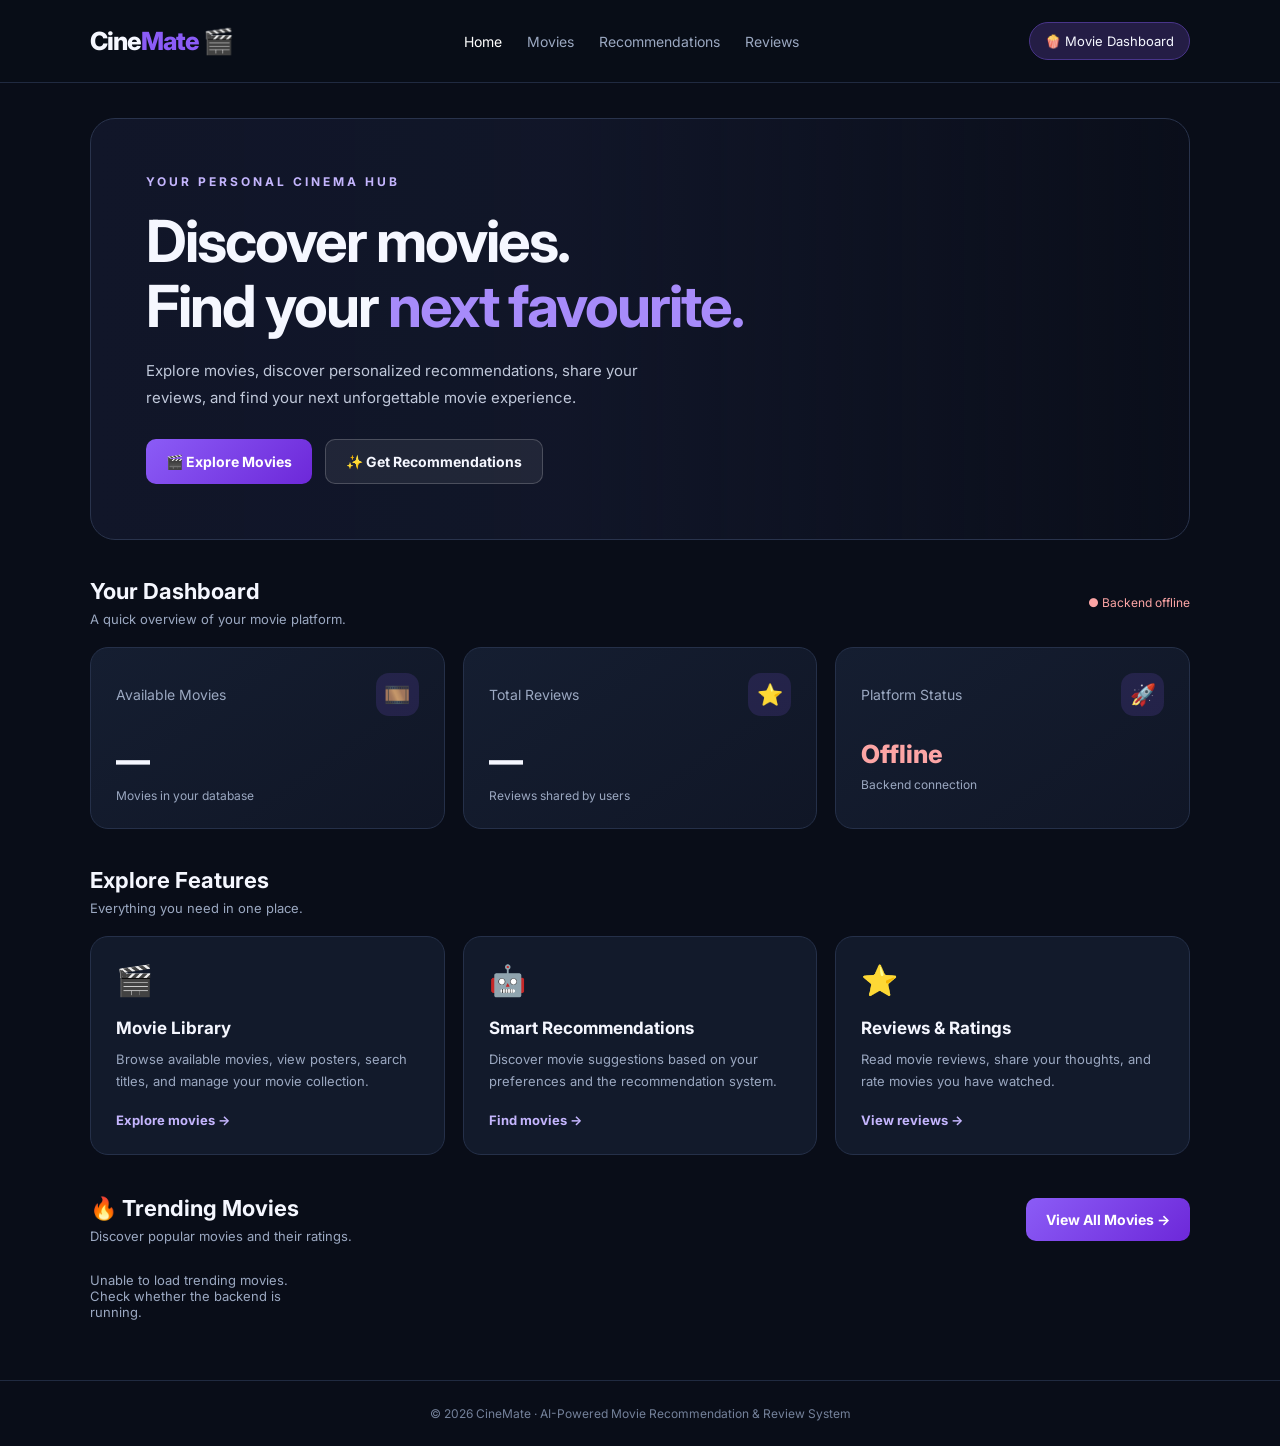
<file: frontend/index.html>
<!DOCTYPE html>
<html lang="en">
<head>
    <meta charset="UTF-8">
    <meta name="viewport" content="width=device-width, initial-scale=1.0">
    <title>CineMate | Movie Dashboard</title>

    <style>
        @import url('https://fonts.googleapis.com/css2?family=Inter:wght@400;500;600;700;800&display=swap');

        :root {
            --bg: #090d18;
            --panel: #121a2b;
            --text: #f5f7ff;
            --muted: #9ba8c1;
            --accent: #8b5cf6;
            --cyan: #22d3ee;
        }

        * {
            box-sizing: border-box;
            margin: 0;
            padding: 0;
        }

        body {
            background: var(--bg);
            color: var(--text);
            font-family: 'Inter', Arial, sans-serif;
            min-height: 100vh;
        }

        a {
            text-decoration: none;
            color: inherit;
        }

        .navbar {
            display: flex;
            justify-content: space-between;
            align-items: center;
            gap: 20px;
            padding: 22px 7%;
            border-bottom: 1px solid #202a40;
            background: rgba(9, 13, 24, 0.95);
            flex-wrap: wrap;
        }

        .logo {
            font-size: 25px;
            font-weight: 800;
            letter-spacing: -1px;
        }

        .logo span {
            color: var(--accent);
        }

        .nav-links {
            display: flex;
            gap: 25px;
            align-items: center;
            flex-wrap: wrap;
        }

        .nav-links a {
            color: var(--muted);
            font-size: 14px;
            transition: 0.2s;
        }

        .nav-links a:hover,
        .nav-links a.active {
            color: white;
        }

        .profile {
            background: #241d45;
            border: 1px solid #49358a;
            padding: 10px 15px;
            border-radius: 30px;
            font-size: 13px;
        }

        main {
            width: 86%;
            max-width: 1450px;
            margin: 35px auto 60px;
        }

        .hero {
            position: relative;
            overflow: hidden;
            min-height: 370px;
            display: flex;
            align-items: center;
            border-radius: 25px;
            padding: 55px;
            background:
                linear-gradient(90deg, #111629 0%, #111629ee 43%, #11162922 100%),
                url('https://images.unsplash.com/photo-1489599849927-2ee91cede3ba?auto=format&fit=crop&w=1800&q=85')
                center/cover;
            border: 1px solid #29334c;
        }

        .hero-content {
            max-width: 600px;
            position: relative;
            z-index: 1;
        }

        .eyebrow {
            color: #c4b5fd;
            text-transform: uppercase;
            letter-spacing: 3px;
            font-size: 12px;
            font-weight: 700;
            margin-bottom: 20px;
        }

        .hero h1 {
            font-size: clamp(35px, 5vw, 58px);
            line-height: 1.12;
            margin-bottom: 18px;
            letter-spacing: -2px;
        }

        .hero h1 span {
            color: #a78bfa;
        }

        .hero p {
            color: #c0c8da;
            line-height: 1.8;
            max-width: 500px;
            font-size: 15px;
            margin-bottom: 28px;
        }

        .buttons {
            display: flex;
            flex-wrap: wrap;
            gap: 13px;
        }

        .btn {
            display: inline-flex;
            justify-content: center;
            align-items: center;
            padding: 13px 20px;
            border-radius: 10px;
            font-size: 14px;
            font-weight: 700;
            transition: 0.2s;
        }

        .btn-primary {
            background: linear-gradient(135deg, #8b5cf6, #6d28d9);
            color: white;
        }

        .btn-secondary {
            background: #ffffff12;
            border: 1px solid #ffffff30;
        }

        .btn:hover {
            transform: translateY(-2px);
            filter: brightness(1.15);
        }

        .section-heading {
            display: flex;
            justify-content: space-between;
            align-items: center;
            gap: 15px;
            margin: 38px 0 20px;
        }

        .section-heading h2 {
            font-size: 22px;
        }

        .section-heading p {
            color: var(--muted);
            font-size: 13px;
            margin-top: 7px;
        }

        .status {
            font-size: 12px;
            color: #86efac;
        }

        .stats-grid {
            display: grid;
            grid-template-columns: repeat(3, minmax(0, 1fr));
            gap: 18px;
        }

        .stat-card {
            padding: 25px;
            border: 1px solid #253049;
            border-radius: 18px;
            background: linear-gradient(145deg, #151e31, #101626);
            transition: 0.25s;
        }

        .stat-card:hover {
            transform: translateY(-4px);
            border-color: #7655cb;
        }

        .stat-top {
            display: flex;
            align-items: center;
            justify-content: space-between;
            gap: 10px;
            color: var(--muted);
            font-size: 14px;
        }

        .stat-icon {
            display: grid;
            place-items: center;
            width: 43px;
            height: 43px;
            border-radius: 13px;
            background: #8b5cf626;
            font-size: 21px;
        }

        .stat-number {
            font-size: 34px;
            font-weight: 800;
            margin-top: 23px;
        }

        .stat-note {
            color: var(--muted);
            font-size: 12px;
            margin-top: 8px;
        }

        .features-grid {
            display: grid;
            grid-template-columns: repeat(3, minmax(0, 1fr));
            gap: 18px;
        }

        .feature-card {
            display: block;
            padding: 25px;
            border-radius: 18px;
            border: 1px solid #253049;
            background: var(--panel);
            transition: 0.25s;
        }

        .feature-card:hover {
            transform: translateY(-5px);
            border-color: var(--accent);
            background: #192239;
        }

        .feature-icon {
            font-size: 30px;
            margin-bottom: 20px;
        }

        .feature-card h3 {
            font-size: 17px;
            margin-bottom: 10px;
        }

        .feature-card p {
            color: var(--muted);
            font-size: 13px;
            line-height: 1.7;
            min-height: 44px;
        }

        .feature-link {
            display: inline-block;
            margin-top: 20px;
            color: #c4b5fd;
            font-size: 13px;
            font-weight: 700;
        }

        .footer {
            text-align: center;
            color: #74819a;
            border-top: 1px solid #202a40;
            padding: 25px 10px;
            font-size: 12px;
        }

        @media (max-width: 850px) {
            main {
                width: 92%;
            }

            .navbar {
                padding: 20px 4%;
            }

            .hero {
                padding: 35px;
            }

            .stats-grid,
            .features-grid {
                grid-template-columns: repeat(2, minmax(0, 1fr));
            }
        }

        @media (max-width: 560px) {
            .navbar {
                align-items: flex-start;
            }

            .nav-links {
                gap: 15px;
            }

            .profile {
                display: none;
            }

            .hero {
                padding: 28px 22px;
                min-height: 380px;
            }

            .hero h1 {
                letter-spacing: -1px;
            }

            .stats-grid,
            .features-grid {
                grid-template-columns: 1fr;
            }

            .section-heading {
                align-items: flex-start;
                flex-direction: column;
            }
        }
        
.trending-section {
    margin-top: 40px;
}

.trending-grid {
    display: grid;
    grid-template-columns: repeat(auto-fill, minmax(170px, 1fr));
    gap: 20px;
}

.trending-card {
    overflow: hidden;
    background: #121a2b;
    border: 1px solid #29334c;
    border-radius: 15px;
    transition: transform 0.2s ease;
}

.trending-card:hover {
    transform: translateY(-5px);
}

.trending-poster {
    display: block;
    width: 100%;
    aspect-ratio: 2 / 3;
    object-fit: cover;
    background: #202a40;
}

.trending-info {
    padding: 14px;
}

.trending-info h3 {
    font-size: 15px;
    margin-bottom: 9px;
}

.trending-rating {
    color: #fbbf24;
    font-size: 13px;
}

.trending-year,
.trending-message {
    color: #9ba8c1;
    font-size: 13px;
    margin-top: 8px;
}

@media (max-width: 560px) {
    .trending-grid {
        grid-template-columns: repeat(2, minmax(0, 1fr));
    }
}

    </style>
</head>

<body>

    <header class="navbar">
        <a href="index.html" class="logo">Cine<span>Mate</span> 🎬</a>

        <nav class="nav-links">
            <a href="index.html" class="active">Home</a>
            <a href="movies.html">Movies</a>
            <a href="recommendations.html">Recommendations</a>
            <a href="reviews.html">Reviews</a>
        </nav>

        <div class="profile">🍿 Movie Dashboard</div>
    </header>

    <main>
        <section class="hero">
            <div class="hero-content">
                <div class="eyebrow">Your personal cinema hub</div>

                <h1>Discover movies.<br>
                    Find your <span>next favourite.</span>
                </h1>

                <p>
                    Explore movies, discover personalized recommendations,
                    share your reviews, and find your next unforgettable
                    movie experience.
                </p>

                <div class="buttons">
                    <a href="movies.html" class="btn btn-primary">
                        🎬 Explore Movies
                    </a>

                    <a href="recommendations.html" class="btn btn-secondary">
                        ✨ Get Recommendations
                    </a>
                </div>
            </div>
        </section>

        <section>
            <div class="section-heading">
                <div>
                    <h2>Your Dashboard</h2>
                    <p>A quick overview of your movie platform.</p>
                </div>

                <span class="status" id="connectionStatus">
                    ● Connecting...
                </span>
            </div>

            <div class="stats-grid">
                <div class="stat-card">
                    <div class="stat-top">
                        <span>Available Movies</span>
                        <div class="stat-icon">🎞️</div>
                    </div>
                    <div class="stat-number" id="movieCount">—</div>
                    <div class="stat-note">Movies in your database</div>
                </div>

                <div class="stat-card">
                    <div class="stat-top">
                        <span>Total Reviews</span>
                        <div class="stat-icon">⭐</div>
                    </div>
                    <div class="stat-number" id="reviewCount">—</div>
                    <div class="stat-note">Reviews shared by users</div>
                </div>

                <div class="stat-card">
                    <div class="stat-top">
                        <span>Platform Status</span>
                        <div class="stat-icon">🚀</div>
                    </div>
                    <div class="stat-number" id="platformStatus"
                         style="font-size: 25px;">Checking</div>
                    <div class="stat-note">Backend connection</div>
                </div>
            </div>
        </section>

        <section>
            <div class="section-heading">
                <div>
                    <h2>Explore Features</h2>
                    <p>Everything you need in one place.</p>
                </div>
            </div>

            <div class="features-grid">
                <a href="movies.html" class="feature-card">
                    <div class="feature-icon">🎬</div>
                    <h3>Movie Library</h3>
                    <p>Browse available movies, view posters, search titles,
                       and manage your movie collection.</p>
                    <span class="feature-link">Explore movies →</span>
                </a>

                <a href="recommendations.html" class="feature-card">
                    <div class="feature-icon">🤖</div>
                    <h3>Smart Recommendations</h3>
                    <p>Discover movie suggestions based on your preferences
                       and the recommendation system.</p>
                    <span class="feature-link">Find movies →</span>
                </a>

                <a href="reviews.html" class="feature-card">
                    <div class="feature-icon">⭐</div>
                    <h3>Reviews & Ratings</h3>
                    <p>Read movie reviews, share your thoughts, and rate
                       movies you have watched.</p>
                    <span class="feature-link">View reviews →</span>
                </a>
            </div>
        </section>
        
<section class="trending-section">
    <div class="section-heading">
        <div>
            <h2>🔥 Trending Movies</h2>
            <p>Discover popular movies and their ratings.</p>
        </div>
        <a href="movies.html" class="btn btn-primary">View All Movies →</a>
    </div>

    <div id="trendingMovies" class="trending-grid">
        <p class="trending-message">Loading movies...</p>
    </div>
</section>

    </main> 

    <footer class="footer">
        © 2026 CineMate · AI-Powered Movie Recommendation & Review System
    </footer>

    <script>
        const BACKEND_URL = "http://localhost:8080";

        async function loadDashboard() {
            const status = document.getElementById("connectionStatus");
            const platformStatus = document.getElementById("platformStatus");

            try {
                const response = await fetch(`${BACKEND_URL}/api/movies`);

                if (!response.ok) {
                    throw new Error("Movies API unavailable");
                }

                const movies = await response.json();

                document.getElementById("movieCount").textContent =
                    movies.length;

                status.textContent = "● Backend connected";
                status.style.color = "#86efac";
                platformStatus.textContent = "Online";
                platformStatus.style.color = "#86efac";
            } catch (error) {
                console.error("Dashboard movie count error:", error);

                document.getElementById("movieCount").textContent = "—";
                status.textContent = "● Backend offline";
                status.style.color = "#fca5a5";
                platformStatus.textContent = "Offline";
                platformStatus.style.color = "#fca5a5";
            }

            try {
                const response = await fetch(`${BACKEND_URL}/api/reviews`);

                if (!response.ok) {
                    throw new Error("Reviews API unavailable");
                }

                const reviews = await response.json();

                document.getElementById("reviewCount").textContent =
                    reviews.length;
            } catch (error) {
                console.error("Dashboard review count error:", error);
                document.getElementById("reviewCount").textContent = "—";
            }
        }

        loadDashboard();
        

async function loadTrendingMovies() {
    const container = document.getElementById("trendingMovies");

    if (!container) {
        console.error("trendingMovies container not found");
        return;
    }

    try {
        const response = await fetch(
            "http://localhost:8080/api/tmdb/trending"
        );

        if (!response.ok) {
            throw new Error("TMDB request failed: " + response.status);
        }

        const data = await response.json();

        // TMDB response contains movies inside data.results
        const movies = Array.isArray(data)
            ? data
            : (data.results || data.movies || []);

        if (movies.length === 0) {
            container.innerHTML =
                '<p class="trending-message">No movies found.</p>';
            return;
        }

        container.innerHTML = movies.slice(0, 8).map(movie => {
            const title = movie.title || movie.name || "Untitled";

            const rawPoster =
                movie.poster_path ||
                movie.posterPath ||
                movie.posterUrl ||
                "";

            const poster = rawPoster
                ? (rawPoster.startsWith("http")
                    ? rawPoster
                    : "https://image.tmdb.org/t/p/w500" + rawPoster)
                : "https://placehold.co/300x450/121a2b/ffffff?text=No+Poster";

            const rating = Number(
                movie.vote_average ?? movie.rating ?? 0
            ).toFixed(1);

            const safeTitle = String(title).replace(/[&<>"']/g, char => ({
                "&": "&amp;",
                "<": "&lt;",
                ">": "&gt;",
                '"': "&quot;",
                "'": "&#39;"
            })[char]);

            const year = movie.release_date
                ? movie.release_date.slice(0, 4)
                : "";

            return `
                <article class="trending-card">
                    <img
                        class="trending-poster"
                        src="${poster}"
                        alt="${safeTitle}"
                        loading="lazy"
                        onerror="this.onerror=null;this.src='https://placehold.co/300x450/121a2b/ffffff?text=No+Poster'"
                    >

                    <div class="trending-info">
                        <h3>${safeTitle}</h3>
                        <div class="trending-rating">
                            ⭐ ${rating}/10
                        </div>
                        <div class="trending-year">${year}</div>
                    </div>
                </article>
            `;
        }).join("");

    } catch (error) {
        console.error("Error loading trending movies:", error);

        container.innerHTML =
            '<p class="trending-message">Unable to load trending movies. Check whether the backend is running.</p>';
    }
}

loadTrendingMovies();

    </script>

</body>
</html>
</file>
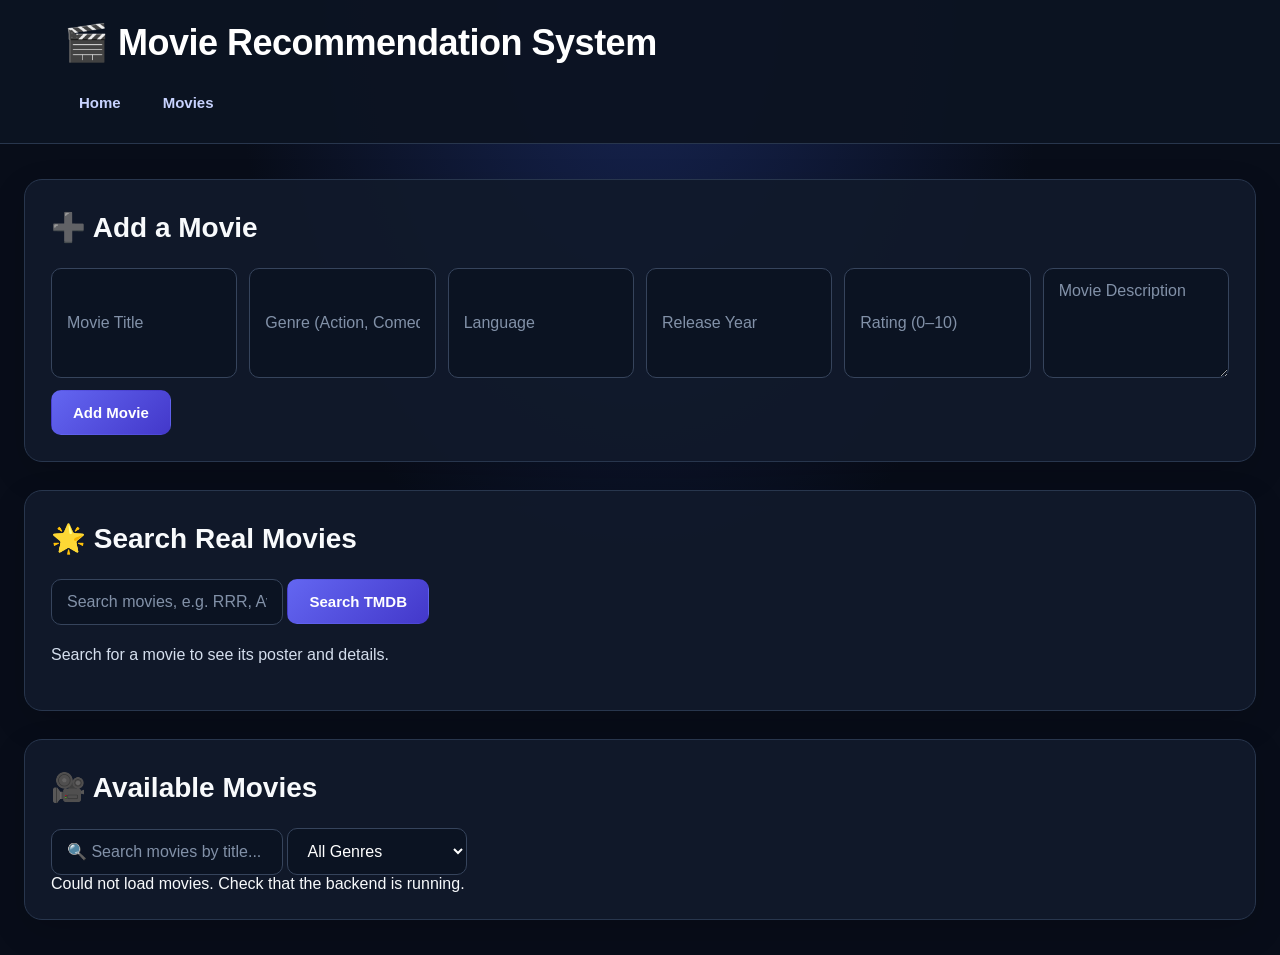
<file: frontend/movies.html>
<!DOCTYPE html>
<html lang="en">
<head>
    <meta charset="UTF-8">
    <meta name="viewport" content="width=device-width, initial-scale=1.0">

    <title>Movies | Movie Recommendation System</title>

    <link rel="stylesheet" href="style.css">
</head>

<body>

    <header>
        <h1>🎬 Movie Recommendation System</h1>

        <nav>
            <a href="index.html">Home</a>
            <a href="movies.html">Movies</a>
        </nav>
    </header>

    <main>

        <!-- Add Movie Form -->
        <section>
            <h2>➕ Add a Movie</h2>

            <form id="movieForm">

                <input
                    type="text"
                    id="title"
                    placeholder="Movie Title"
                    required
                >

                <input
                    type="text"
                    id="genre"
                    placeholder="Genre (Action, Comedy...)"
                    required
                >

                <input
                    type="text"
                    id="language"
                    placeholder="Language"
                    required
                >

                <input
                    type="number"
                    id="year"
                    placeholder="Release Year"
                    min="1888"
                    max="2100"
                    required
                >

                <input
                    type="number"
                    id="rating"
                    placeholder="Rating (0–10)"
                    min="0"
                    max="10"
                    step="0.1"
                    required
                >

                <textarea
                    id="description"
                    placeholder="Movie Description"
                    required
                ></textarea>

                <button type="submit">Add Movie</button>

            </form>
        </section>

        <!-- Search Real Movies from TMDB -->
        <section>
            <h2>🌟 Search Real Movies</h2>

            <input
                type="text"
                id="tmdbSearch"
                placeholder="Search movies, e.g. RRR, Avatar..."
            >

            <button type="button" id="tmdbSearchButton">
                Search TMDB
            </button>

            <div id="tmdbMovies">
                <p>Search for a movie to see its poster and details.</p>
            </div>
        </section>

        <!-- Search and Filter Locally Saved Movies -->
        <section>
            <h2>🎥 Available Movies</h2>

            <input
                type="text"
                id="searchInput"
                placeholder="🔍 Search movies by title..."
            >

            <select id="genreFilter">
                <option value="">All Genres</option>
                <option value="Action">Action</option>
                <option value="Comedy">Comedy</option>
                <option value="Drama">Drama</option>
                <option value="Romance">Romance</option>
                <option value="Thriller">Thriller</option>
                <option value="Horror">Horror</option>
                <option value="Sci-Fi">Sci-Fi</option>
                <option value="Adventure">Adventure</option>
                <option value="Animation">Animation</option>
                <option value="Fantasy">Fantasy</option>
            </select>

            <div id="movies">
                <p>Loading movies...</p>
            </div>
        </section>

    </main>

    <script src="script.js"></script>

</body>
</html>
</file>
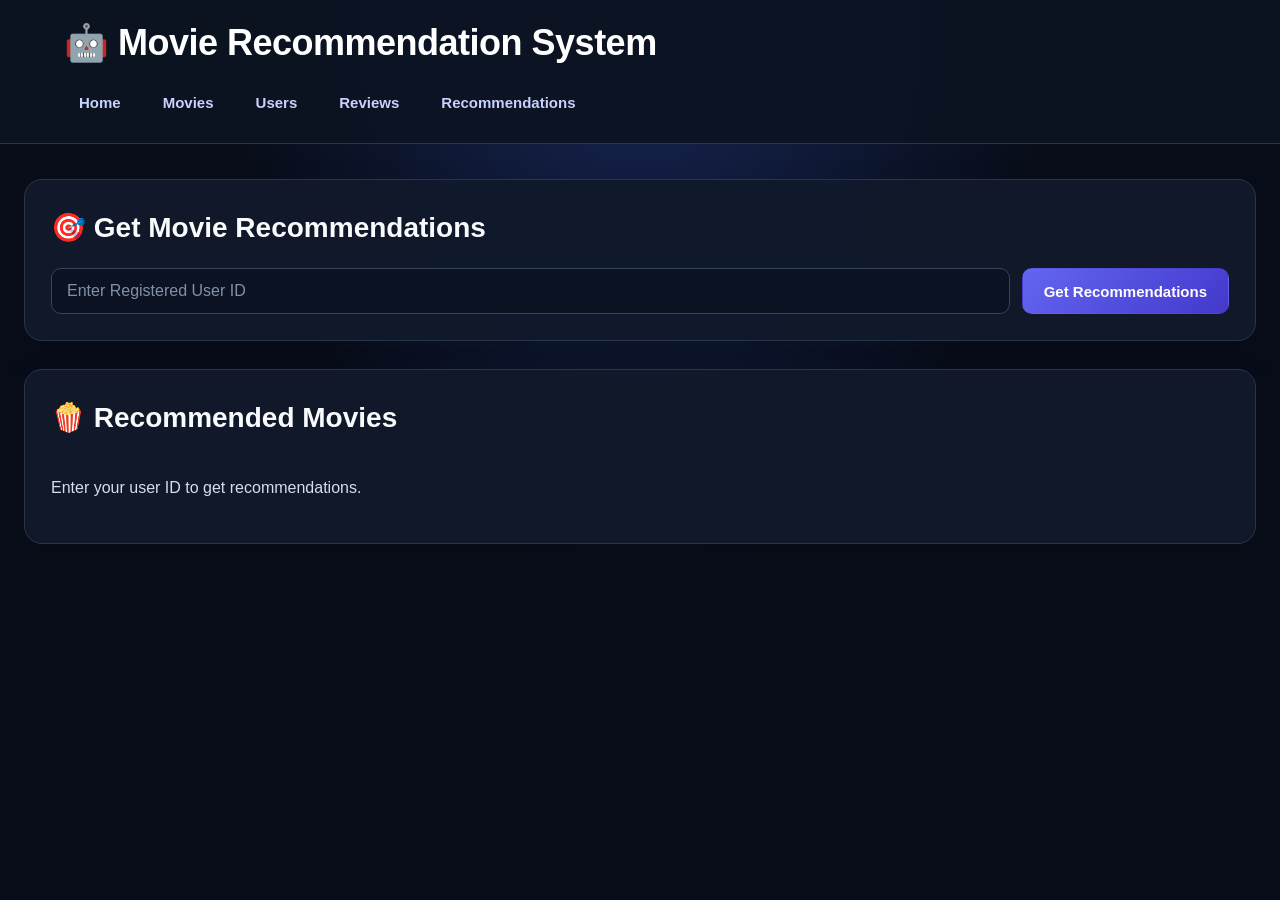
<file: frontend/recommendations.html>
<!DOCTYPE html>
<html lang="en">
<head>
    <meta charset="UTF-8">
    <meta name="viewport" content="width=device-width, initial-scale=1.0">
    <title>Recommendations | Movie Recommendation System</title>
    <link rel="stylesheet" href="style.css">
</head>
<body>

    <header>
        <h1>🤖 Movie Recommendation System</h1>
        <nav>
            <a href="index.html">Home</a>
            <a href="movies.html">Movies</a>
            <a href="users.html">Users</a>
            <a href="reviews.html">Reviews</a>
            <a href="recommendations.html">Recommendations</a>
        </nav>
    </header>

    <main>
        <section>
            <h2>🎯 Get Movie Recommendations</h2>

            <form id="recommendationForm">
                <input
                    type="number"
                    id="recommendationUserId"
                    placeholder="Enter Registered User ID"
                    min="1"
                    required
                >

                <button type="submit">Get Recommendations</button>
            </form>
        </section>

        <section>
            <h2>🍿 Recommended Movies</h2>
            <div id="recommendations">
                <p>Enter your user ID to get recommendations.</p>
            </div>
        </section>
    </main>

    <script src="recommendations.js"></script>
</body>
</html>
</file>
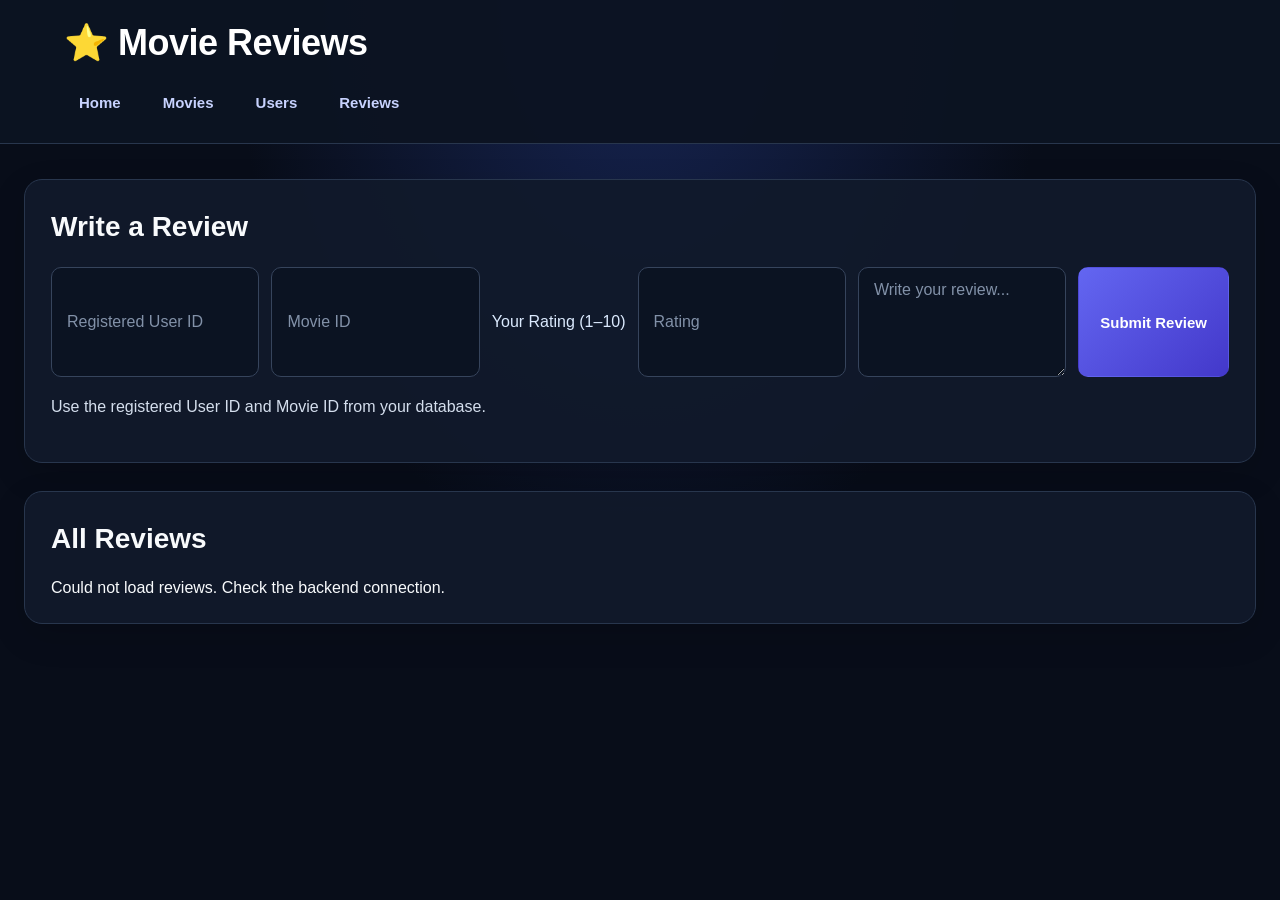
<file: frontend/reviews.html>
<!DOCTYPE html>
<html lang="en">
<head>
    <meta charset="UTF-8">
    <meta name="viewport" content="width=device-width, initial-scale=1.0">

    <title>Reviews | Movie Recommendation System</title>
    <link rel="stylesheet" href="style.css">
</head>
<body>

    <header>
        <h1>⭐ Movie Reviews</h1>
        <nav>
            <a href="index.html">Home</a>
            <a href="movies.html">Movies</a>
            <a href="users.html">Users</a>
            <a href="reviews.html">Reviews</a>
        </nav>
    </header>

    <main>
        <section>
            <h2>Write a Review</h2>

            <form id="reviewForm">
                <input
                    type="number"
                    id="reviewUserId"
                    placeholder="Registered User ID"
                    min="1"
                    required
                >

                <input
                    type="number"
                    id="reviewMovieId"
                    placeholder="Movie ID"
                    min="1"
                    required
                >

                <label for="reviewRating">Your Rating (1–10)</label>
                <input
                    type="number"
                    id="reviewRating"
                    min="1"
                    max="10"
                    step="1"
                    placeholder="Rating"
                    required
                >

                <textarea
                    id="reviewComment"
                    placeholder="Write your review..."
                    required
                ></textarea>

                <button type="submit">Submit Review</button>
            </form>

            <p>
                Use the registered User ID and Movie ID from your database.
            </p>
        </section>

        <section>
            <h2>All Reviews</h2>
            <div id="reviews">
                <p>Loading reviews...</p>
            </div>
        </section>
    </main>

    <script src="reviews.js"></script>
</body>
</html>
</file>
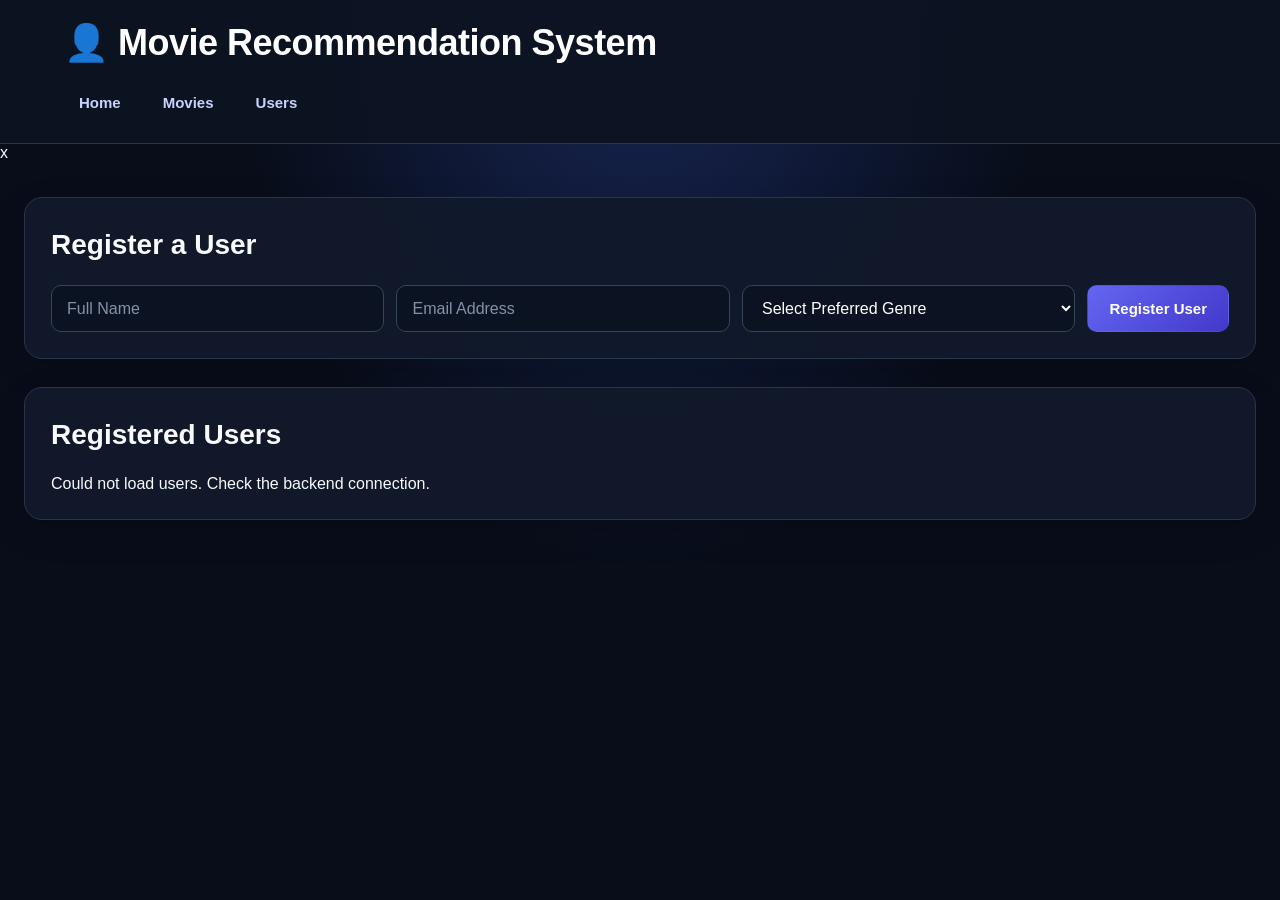
<file: frontend/users.html>
<!DOCTYPE html>
<html lang="en">
<head>
    <meta charset="UTF-8">
    <meta name="viewport" content="width=device-width, initial-scale=1.0">
    <title>Users | Movie Recommendation System</title>
    <link rel="stylesheet" href="style.css">
</head>
<body>

    <header>
        <h1>👤 Movie Recommendation System</h1>
        <nav>
            <a href="index.html">Home</a>
            <a href="movies.html">Movies</a>
            <a href="users.html">Users</a>
        </nav>
    </header>x

    <main>
        <section>
            <h2>Register a User</h2>

            <form id="userForm">
                <input
                    type="text"
                    id="userName"
                    placeholder="Full Name"
                    required
                >

                <input
                    type="email"
                    id="userEmail"
                    placeholder="Email Address"
                    required
                >

                <select id="preferredGenre" required>
                    <option value="">Select Preferred Genre</option>
                    <option value="Action">Action</option>
                    <option value="Comedy">Comedy</option>
                    <option value="Drama">Drama</option>
                    <option value="Romance">Romance</option>
                    <option value="Thriller">Thriller</option>
                    <option value="Horror">Horror</option>
                    <option value="Sci-Fi">Sci-Fi</option>
                    <option value="Adventure">Adventure</option>
                    <option value="Animation">Animation</option>
                    <option value="Fantasy">Fantasy</option>
                </select>

                <button type="submit">Register User</button>
            </form>
        </section>

        <section>
            <h2>Registered Users</h2>
            <div id="users">
                <p>Loading users...</p>
            </div>
        </section>
    </main>

    <script src="users.js"></script>
</body>
</html>
</file>
<file: frontend/style.css>
/* ===== Global Styles ===== */
* {
    box-sizing: border-box;
}

:root {
    --bg: #080d19;
    --surface: #111a2b;
    --surface-light: #172338;
    --border: #28364d;
    --text: #f8fafc;
    --muted: #a8b5c9;
    --blue: #6366f1;
    --gold: #fbbf24;
}

html {
    scroll-behavior: smooth;
}

body {
    font-family: Arial, Helvetica, sans-serif;
    margin: 0;
    padding: 0;
    background:
        radial-gradient(ellipse at top, #172554 0%, transparent 45%),
        var(--bg);
    color: var(--text);
    min-height: 100vh;
}

img {
    max-width: 100%;
}

/* ===== Header and Navigation ===== */
header {
    background: rgba(12, 19, 34, 0.96);
    padding: 22px 5%;
    border-bottom: 1px solid var(--border);
    position: relative;
}

header h1 {
    margin: 0 0 20px;
    color: #ffffff;
    font-size: clamp(25px, 4vw, 36px);
    letter-spacing: -0.5px;
}

nav {
    display: flex;
    flex-wrap: wrap;
    gap: 12px;
}

nav a {
    color: #c7d2fe;
    text-decoration: none;
    font-size: 15px;
    font-weight: 600;
    padding: 10px 15px;
    border-radius: 8px;
    transition: background 0.2s, color 0.2s;
}

nav a:hover {
    color: white;
    background: #283451;
}

/* ===== Main Layout ===== */
main {
    width: 100%;
    max-width: 1440px;
    margin: 35px auto;
    padding: 0 24px;
}

section {
    background: rgba(17, 26, 43, 0.92);
    border: 1px solid var(--border);
    border-radius: 18px;
    padding: 26px;
    margin-bottom: 28px;
    box-shadow: 0 12px 35px rgba(0, 0, 0, 0.14);
}

h2 {
    color: var(--text);
    margin: 5px 0 24px;
    font-size: clamp(21px, 3vw, 28px);
}

h3 {
    line-height: 1.4;
}

p {
    color: #d4deed;
    line-height: 1.7;
}

/* ===== Forms ===== */
form {
    display: flex;
    flex-wrap: wrap;
    gap: 12px;
}

input,
select,
textarea {
    flex: 1;
    min-width: 180px;
    padding: 13px 15px;
    border: 1px solid #36445c;
    border-radius: 10px;
    background: #0b1322;
    color: white;
    font: inherit;
    outline: none;
}

textarea {
    min-height: 110px;
    resize: vertical;
}

input::placeholder,
textarea::placeholder {
    color: #8291a8;
}

input:focus,
select:focus,
textarea:focus {
    border-color: var(--blue);
    box-shadow: 0 0 0 3px rgba(99, 102, 241, 0.15);
}

label {
    color: #dbeafe;
    align-self: center;
}

/* ===== Buttons ===== */
button {
    padding: 13px 21px;
    border: 1px solid transparent;
    border-radius: 10px;
    background: linear-gradient(135deg, #6366f1, #4338ca);
    color: white;
    font-size: 15px;
    font-weight: 700;
    cursor: pointer;
    transition: transform 0.2s, filter 0.2s;
}

button:hover {
    filter: brightness(1.15);
    transform: translateY(-1px);
}

button:active {
    transform: scale(0.98);
}

/* ===== Movie Grids ===== */
#movies,
#tmdbMovies,
#recommendations,
#reviews {
    display: grid;
    grid-template-columns: repeat(auto-fit, minmax(230px, 1fr));
    gap: 22px;
    align-items: stretch;
}

#movies > p,
#tmdbMovies > p,
#recommendations > p,
#reviews > p {
    grid-column: 1 / -1;
}

/* ===== Movie, Review and User Cards ===== */
.movie-card,
.user-card,
.review-card {
    min-width: 0;
    background: linear-gradient(160deg, #172338, #0e1727);
    border: 1px solid var(--border);
    border-radius: 16px;
    padding: 19px;
    margin: 0;
    overflow: hidden;
    transition: transform 0.25s, border-color 0.25s,
                box-shadow 0.25s;
}

.movie-card:hover,
.user-card:hover,
.review-card:hover {
    transform: translateY(-4px);
    border-color: #5965a8;
    box-shadow: 0 14px 28px rgba(0, 0, 0, 0.25);
}

.movie-card h3,
.user-card h3,
.review-card h3 {
    color: #c7d2fe;
    margin: 5px 0 12px;
}

.movie-card p,
.user-card p,
.review-card p {
    overflow-wrap: anywhere;
}

/* ===== Movie Posters ===== */
.movie-poster,
.recommendation-poster,
.tmdb-poster {
    display: block;
    width: 100%;
    aspect-ratio: 2 / 3;
    height: auto;
    object-fit: cover;
    object-position: center;
    background: #202c40;
    border-radius: 12px;
    margin: 0 0 15px;
}

.recommendation-poster {
    width: 125px;
    min-width: 125px;
    aspect-ratio: auto;
    height: 188px;
    margin: 0;
}

.movie-card-content {
    min-width: 0;
    flex: 1;
}

.movie-card-content h3 {
    margin-top: 2px;
}

/* ===== Star Ratings ===== */
.movie-stars {
    color: var(--gold);
    font-size: 17px;
    font-weight: 700;
    letter-spacing: 1px;
    margin: 8px 0;
}

.rating-badge {
    display: inline-block;
    background: rgba(251, 191, 36, 0.12);
    border: 1px solid rgba(251, 191, 36, 0.3);
    color: var(--gold);
    padding: 6px 10px;
    border-radius: 8px;
    font-size: 13px;
    font-weight: bold;
}

.movie-details {
    color: var(--muted);
    line-height: 1.8;
    font-size: 14px;
}

.movie-description {
    color: #d4deed;
    line-height: 1.7;
    overflow-wrap: anywhere;
}

/* ===== Recommendations ===== */
#recommendations .movie-card {
    display: flex;
    align-items: flex-start;
    gap: 17px;
}

#recommendations .movie-poster {
    width: 125px;
    min-width: 125px;
    height: 188px;
    aspect-ratio: auto;
    margin: 0;
}

/* ===== TMDB Search Cards ===== */
#tmdbMovies .movie-card {
    background: linear-gradient(160deg, #172338, #0e1727);
}

#tmdbMovies .movie-card img {
    display: block;
    width: 100%;
    aspect-ratio: 2 / 3;
    object-fit: cover;
    border-radius: 12px;
    margin-bottom: 14px;
}

/* ===== Review Cards ===== */
#reviews .movie-card {
    border-left: 3px solid #818cf8;
}

#reviews .movie-card button {
    margin-top: 10px;
}

/* ===== Links and Focus ===== */
a,
button,
input,
select,
textarea {
    -webkit-tap-highlight-color: transparent;
}

button:focus-visible,
a:focus-visible {
    outline: 2px solid var(--gold);
    outline-offset: 3px;
}

/* ===== Tablet and Mobile ===== */
@media (max-width: 700px) {
    header {
        padding: 20px 16px;
    }

    nav {
        gap: 6px;
    }

    nav a {
        font-size: 14px;
        padding: 9px 10px;
    }

    main {
        margin: 20px auto;
        padding: 0 12px;
    }

    section {
        padding: 17px;
        border-radius: 14px;
    }

    #movies,
    #tmdbMovies,
    #recommendations,
    #reviews {
        grid-template-columns: repeat(2, minmax(0, 1fr));
        gap: 12px;
    }

    .movie-card,
    .user-card,
    .review-card {
        padding: 12px;
    }

    #recommendations .movie-card {
        flex-direction: column;
        gap: 12px;
    }

    #recommendations .movie-poster,
    .recommendation-poster {
        width: 100%;
        min-width: 0;
        height: auto;
        aspect-ratio: 2 / 3;
    }

    form {
        flex-direction: column;
    }

    input,
    select,
    textarea,
    form button {
        width: 100%;
        min-width: 0;
    }
}

@media (max-width: 380px) {
    #movies,
    #tmdbMovies,
    #recommendations,
    #reviews {
        grid-template-columns: 1fr;
    }
}
</file>
